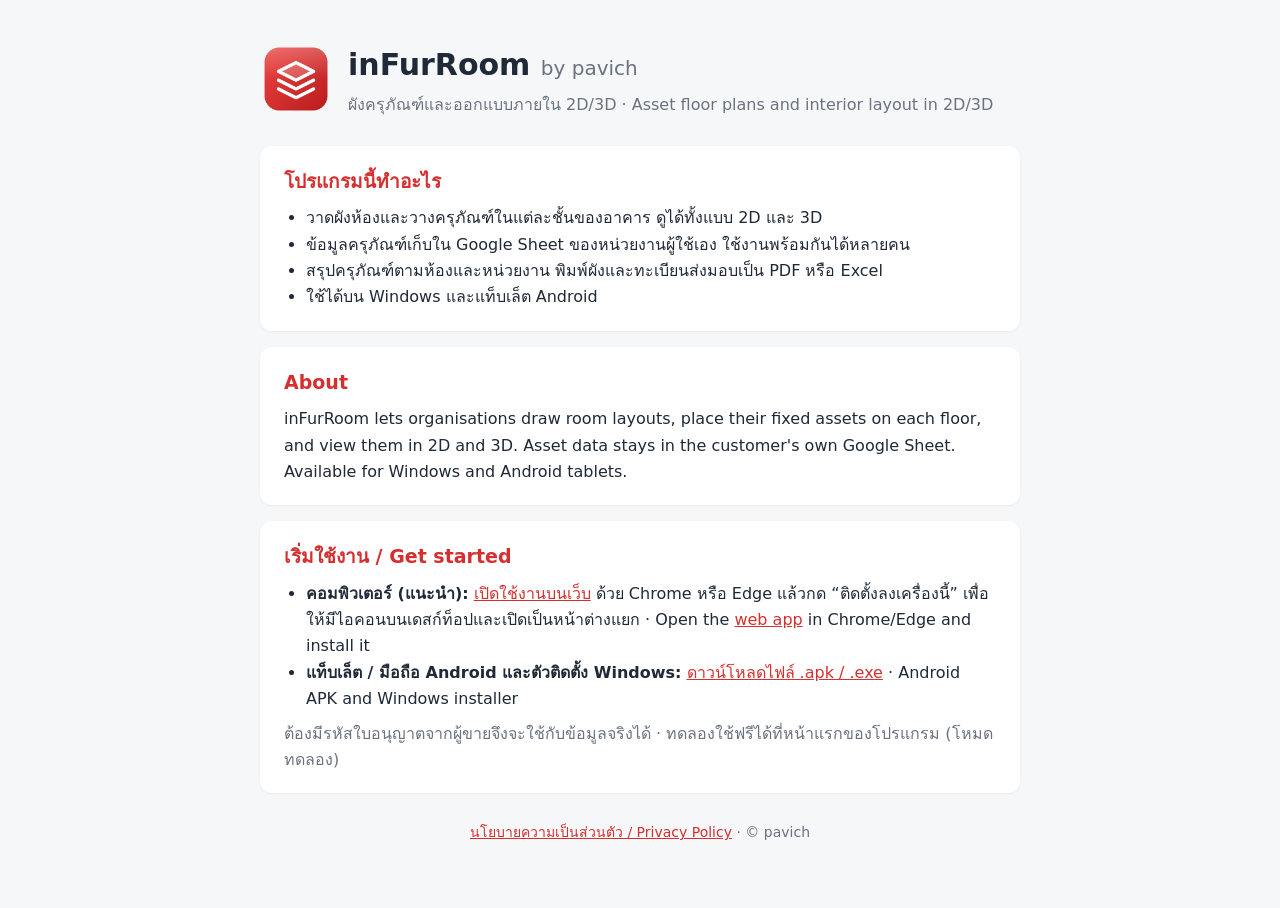
<file: index.html>
<!doctype html>
<html lang="th">
<head>
<meta charset="utf-8">
<meta name="viewport" content="width=device-width, initial-scale=1">
<title>inFurRoom by pavich</title>
<link rel="icon" href="icon.png">
<style>
  :root { --red:#D62F2F; --ink:#1f2937; --mute:#6b7280; --bg:#f6f7f9; }
  body { margin:0; font-family: "Sarabun", "Segoe UI", system-ui, sans-serif; color:var(--ink); background:var(--bg); line-height:1.65; }
  .wrap { max-width:760px; margin:0 auto; padding:40px 16px 64px; }
  header { display:flex; align-items:center; gap:16px; margin-bottom:28px; }
  header img { width:72px; height:72px; }
  h1 { margin:0; font-size:30px; } h1 span { color:var(--mute); font-weight:400; font-size:20px; }
  .tag { color:var(--mute); margin:2px 0 0; }
  section { background:#fff; border-radius:12px; padding:20px 24px; margin-bottom:16px; box-shadow:0 1px 3px rgba(0,0,0,.06); }
  h2 { margin:0 0 8px; font-size:19px; color:var(--red); }
  ul { margin:0; padding-left:22px; }
  a { color:var(--red); }
  footer { color:var(--mute); font-size:14px; text-align:center; margin-top:28px; }
</style>
</head>
<body>
<div class="wrap">
  <header>
    <img src="icon.png" alt="">
    <div>
      <h1>inFurRoom <span>by pavich</span></h1>
      <p class="tag">ผังครุภัณฑ์และออกแบบภายใน 2D/3D · Asset floor plans and interior layout in 2D/3D</p>
    </div>
  </header>

  <section>
    <h2>โปรแกรมนี้ทำอะไร</h2>
    <ul>
      <li>วาดผังห้องและวางครุภัณฑ์ในแต่ละชั้นของอาคาร ดูได้ทั้งแบบ 2D และ 3D</li>
      <li>ข้อมูลครุภัณฑ์เก็บใน Google Sheet ของหน่วยงานผู้ใช้เอง ใช้งานพร้อมกันได้หลายคน</li>
      <li>สรุปครุภัณฑ์ตามห้องและหน่วยงาน พิมพ์ผังและทะเบียนส่งมอบเป็น PDF หรือ Excel</li>
      <li>ใช้ได้บน Windows และแท็บเล็ต Android</li>
    </ul>
  </section>

  <section>
    <h2>About</h2>
    <p style="margin:0">inFurRoom lets organisations draw room layouts, place their fixed assets on each floor, and view them in 2D and 3D. Asset data stays in the customer's own Google Sheet. Available for Windows and Android tablets.</p>
  </section>

  <section>
    <h2>เริ่มใช้งาน / Get started</h2>
    <ul>
      <li><b>คอมพิวเตอร์ (แนะนำ):</b> <a href="app/">เปิดใช้งานบนเว็บ</a> ด้วย Chrome หรือ Edge แล้วกด “ติดตั้งลงเครื่องนี้” เพื่อให้มีไอคอนบนเดสก์ท็อปและเปิดเป็นหน้าต่างแยก · Open the <a href="app/">web app</a> in Chrome/Edge and install it</li>
      <li><b>แท็บเล็ต / มือถือ Android และตัวติดตั้ง Windows:</b> <a href="https://github.com/perigeeperil-byte/infurroom-releases/releases/latest">ดาวน์โหลดไฟล์ .apk / .exe</a> · Android APK and Windows installer</li>
    </ul>
    <p class="mute" style="margin:8px 0 0;color:#6b7280">ต้องมีรหัสใบอนุญาตจากผู้ขายจึงจะใช้กับข้อมูลจริงได้ · ทดลองใช้ฟรีได้ที่หน้าแรกของโปรแกรม (โหมดทดลอง)</p>
  </section>

  <footer>
    <a href="privacy.html">นโยบายความเป็นส่วนตัว / Privacy Policy</a> · © pavich
  </footer>
</div>
</body>
</html>
</file>
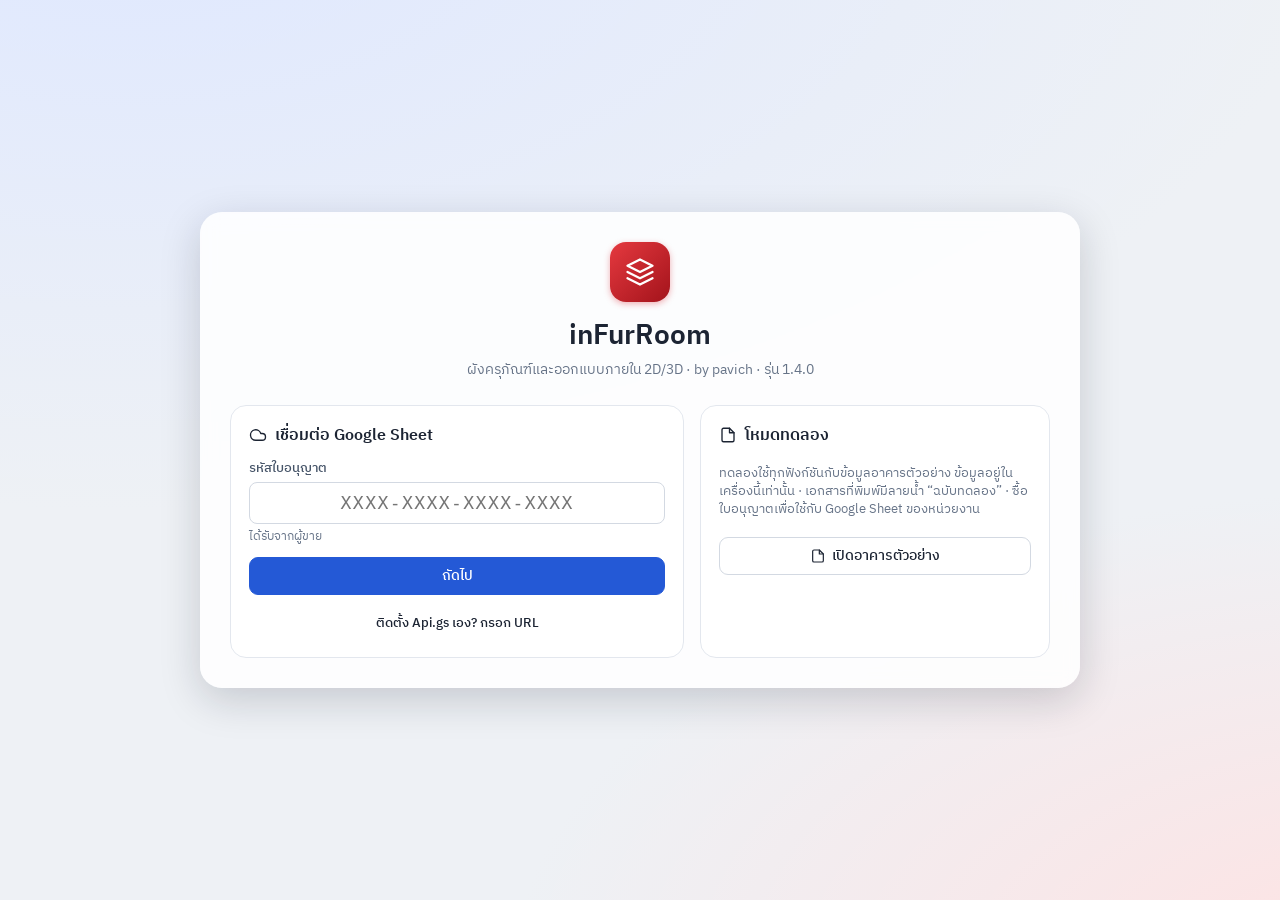
<file: app/index.html>
<!doctype html>
<html lang="th">
  <head>
    <meta charset="UTF-8" />
    <meta name="viewport" content="width=device-width, initial-scale=1, maximum-scale=1, user-scalable=no, viewport-fit=cover" />
    <meta name="theme-color" content="#1e293b" />
    <title>inFurRoom</title>
    <link rel="manifest" href="./manifest.webmanifest" />
    <link rel="icon" type="image/png" href="./icon-192.png" />
    <link rel="apple-touch-icon" href="./icon-192.png" />
    <script type="module" crossorigin src="./assets/index-Bbd0mLeL.js"></script>
    <link rel="stylesheet" crossorigin href="./assets/index-CjnFmepK.css">
  </head>
  <body>
    <div id="root"></div>
  </body>
</html>
</file>
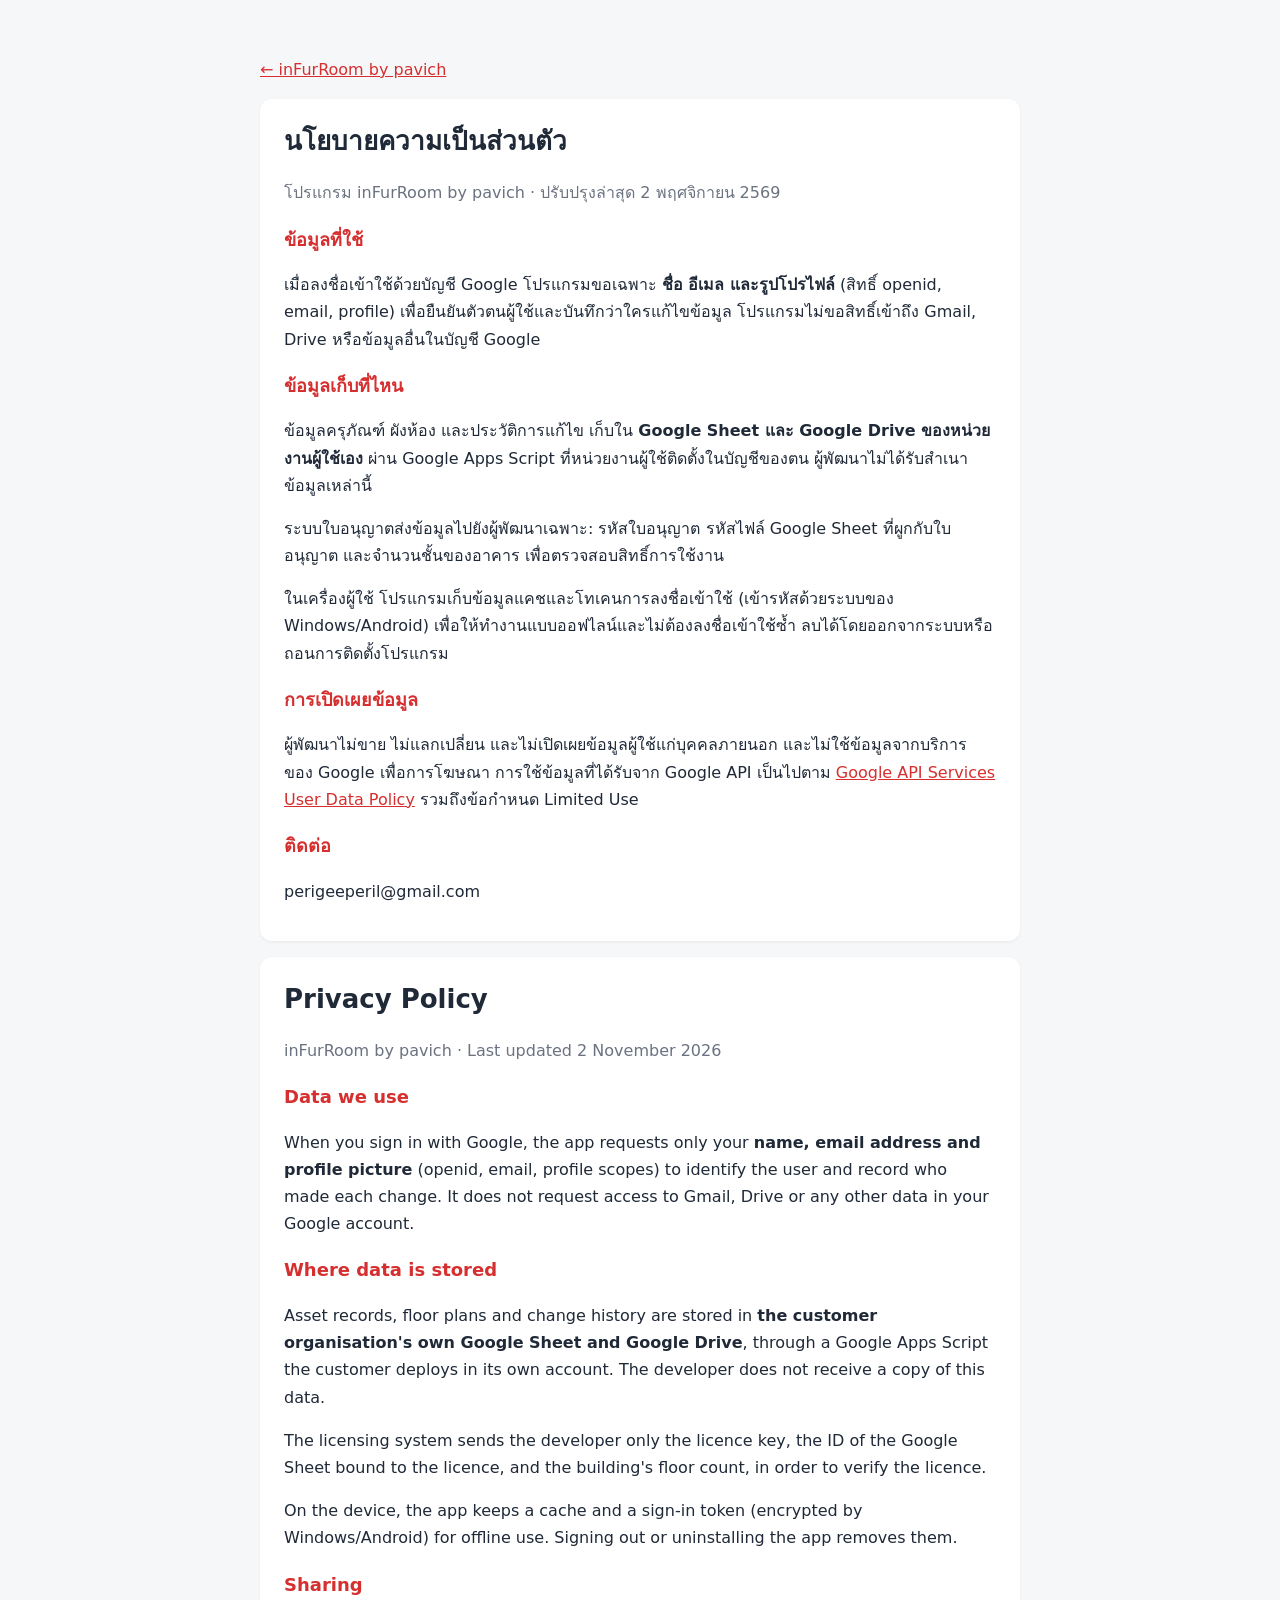
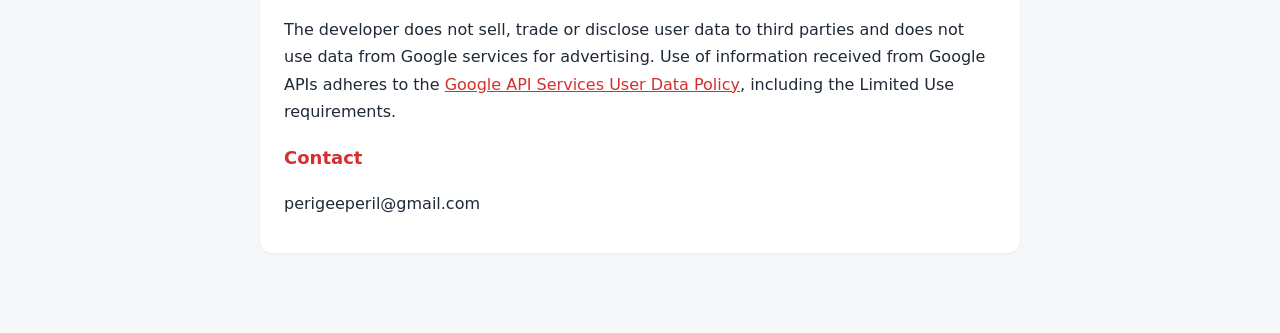
<file: privacy.html>
<!doctype html>
<html lang="th">
<head>
<meta charset="utf-8">
<meta name="viewport" content="width=device-width, initial-scale=1">
<title>Privacy Policy · inFurRoom</title>
<link rel="icon" href="icon.png">
<style>
  :root { --red:#D62F2F; --ink:#1f2937; --mute:#6b7280; --bg:#f6f7f9; }
  body { margin:0; font-family: "Sarabun", "Segoe UI", system-ui, sans-serif; color:var(--ink); background:var(--bg); line-height:1.7; }
  .wrap { max-width:760px; margin:0 auto; padding:40px 16px 64px; }
  section { background:#fff; border-radius:12px; padding:20px 24px; margin-bottom:16px; box-shadow:0 1px 3px rgba(0,0,0,.06); }
  h1 { font-size:26px; margin:0 0 4px; } h2 { font-size:18px; color:var(--red); margin:18px 0 6px; }
  .mute { color:var(--mute); } a { color:var(--red); }
</style>
</head>
<body>
<div class="wrap">
  <p><a href="./">← inFurRoom by pavich</a></p>

  <section>
    <h1>นโยบายความเป็นส่วนตัว</h1>
    <p class="mute">โปรแกรม inFurRoom by pavich · ปรับปรุงล่าสุด 2 พฤศจิกายน 2569</p>

    <h2>ข้อมูลที่ใช้</h2>
    <p>เมื่อลงชื่อเข้าใช้ด้วยบัญชี Google โปรแกรมขอเฉพาะ <b>ชื่อ อีเมล และรูปโปรไฟล์</b> (สิทธิ์ openid, email, profile) เพื่อยืนยันตัวตนผู้ใช้และบันทึกว่าใครแก้ไขข้อมูล โปรแกรมไม่ขอสิทธิ์เข้าถึง Gmail, Drive หรือข้อมูลอื่นในบัญชี Google</p>

    <h2>ข้อมูลเก็บที่ไหน</h2>
    <p>ข้อมูลครุภัณฑ์ ผังห้อง และประวัติการแก้ไข เก็บใน <b>Google Sheet และ Google Drive ของหน่วยงานผู้ใช้เอง</b> ผ่าน Google Apps Script ที่หน่วยงานผู้ใช้ติดตั้งในบัญชีของตน ผู้พัฒนาไม่ได้รับสำเนาข้อมูลเหล่านี้</p>
    <p>ระบบใบอนุญาตส่งข้อมูลไปยังผู้พัฒนาเฉพาะ: รหัสใบอนุญาต รหัสไฟล์ Google Sheet ที่ผูกกับใบอนุญาต และจำนวนชั้นของอาคาร เพื่อตรวจสอบสิทธิ์การใช้งาน</p>
    <p>ในเครื่องผู้ใช้ โปรแกรมเก็บข้อมูลแคชและโทเคนการลงชื่อเข้าใช้ (เข้ารหัสด้วยระบบของ Windows/Android) เพื่อให้ทำงานแบบออฟไลน์และไม่ต้องลงชื่อเข้าใช้ซ้ำ ลบได้โดยออกจากระบบหรือถอนการติดตั้งโปรแกรม</p>

    <h2>การเปิดเผยข้อมูล</h2>
    <p>ผู้พัฒนาไม่ขาย ไม่แลกเปลี่ยน และไม่เปิดเผยข้อมูลผู้ใช้แก่บุคคลภายนอก และไม่ใช้ข้อมูลจากบริการของ Google เพื่อการโฆษณา การใช้ข้อมูลที่ได้รับจาก Google API เป็นไปตาม <a href="https://developers.google.com/terms/api-services-user-data-policy">Google API Services User Data Policy</a> รวมถึงข้อกำหนด Limited Use</p>

    <h2>ติดต่อ</h2>
    <p>perigeeperil@gmail.com</p>
  </section>

  <section>
    <h1>Privacy Policy</h1>
    <p class="mute">inFurRoom by pavich · Last updated 2 November 2026</p>

    <h2>Data we use</h2>
    <p>When you sign in with Google, the app requests only your <b>name, email address and profile picture</b> (openid, email, profile scopes) to identify the user and record who made each change. It does not request access to Gmail, Drive or any other data in your Google account.</p>

    <h2>Where data is stored</h2>
    <p>Asset records, floor plans and change history are stored in <b>the customer organisation's own Google Sheet and Google Drive</b>, through a Google Apps Script the customer deploys in its own account. The developer does not receive a copy of this data.</p>
    <p>The licensing system sends the developer only the licence key, the ID of the Google Sheet bound to the licence, and the building's floor count, in order to verify the licence.</p>
    <p>On the device, the app keeps a cache and a sign-in token (encrypted by Windows/Android) for offline use. Signing out or uninstalling the app removes them.</p>

    <h2>Sharing</h2>
    <p>The developer does not sell, trade or disclose user data to third parties and does not use data from Google services for advertising. Use of information received from Google APIs adheres to the <a href="https://developers.google.com/terms/api-services-user-data-policy">Google API Services User Data Policy</a>, including the Limited Use requirements.</p>

    <h2>Contact</h2>
    <p>perigeeperil@gmail.com</p>
  </section>
</div>
</body>
</html>
</file>
<file: app/assets/index-CjnFmepK.css>
@font-face{font-family:IBM Plex Sans Thai;font-style:normal;font-display:swap;font-weight:400;src:url([data-uri]) format("woff2"),url([data-uri]) format("woff");unicode-range:U+0460-052F,U+1C80-1C8A,U+20B4,U+2DE0-2DFF,U+A640-A69F,U+FE2E-FE2F}@font-face{font-family:IBM Plex Sans Thai;font-style:normal;font-display:swap;font-weight:400;src:url(./ibm-plex-sans-thai-thai-400-normal-Bt1rR4gi.woff2) format("woff2"),url(./ibm-plex-sans-thai-thai-400-normal-DKc8V4lk.woff) format("woff");unicode-range:U+02D7,U+0303,U+0331,U+0E01-0E5B,U+200C-200D,U+25CC}@font-face{font-family:IBM Plex Sans Thai;font-style:normal;font-display:swap;font-weight:400;src:url(./ibm-plex-sans-thai-latin-ext-400-normal-DBkYO1u-.woff2) format("woff2"),url(./ibm-plex-sans-thai-latin-ext-400-normal-n-X-g5Z4.woff) format("woff");unicode-range:U+0100-02BA,U+02BD-02C5,U+02C7-02CC,U+02CE-02D7,U+02DD-02FF,U+0304,U+0308,U+0329,U+1D00-1DBF,U+1E00-1E9F,U+1EF2-1EFF,U+2020,U+20A0-20AB,U+20AD-20C0,U+2113,U+2C60-2C7F,U+A720-A7FF}@font-face{font-family:IBM Plex Sans Thai;font-style:normal;font-display:swap;font-weight:400;src:url(./ibm-plex-sans-thai-latin-400-normal-CwmoKdEh.woff2) format("woff2"),url(./ibm-plex-sans-thai-latin-400-normal-YXrLwNa7.woff) format("woff");unicode-range:U+0000-00FF,U+0131,U+0152-0153,U+02BB-02BC,U+02C6,U+02DA,U+02DC,U+0304,U+0308,U+0329,U+2000-206F,U+20AC,U+2122,U+2191,U+2193,U+2212,U+2215,U+FEFF,U+FFFD}@font-face{font-family:IBM Plex Sans Thai;font-style:normal;font-display:swap;font-weight:500;src:url([data-uri]) format("woff2"),url([data-uri]) format("woff");unicode-range:U+0460-052F,U+1C80-1C8A,U+20B4,U+2DE0-2DFF,U+A640-A69F,U+FE2E-FE2F}@font-face{font-family:IBM Plex Sans Thai;font-style:normal;font-display:swap;font-weight:500;src:url(./ibm-plex-sans-thai-thai-500-normal-BrMc1XKn.woff2) format("woff2"),url(./ibm-plex-sans-thai-thai-500-normal-BoHUoq0p.woff) format("woff");unicode-range:U+02D7,U+0303,U+0331,U+0E01-0E5B,U+200C-200D,U+25CC}@font-face{font-family:IBM Plex Sans Thai;font-style:normal;font-display:swap;font-weight:500;src:url(./ibm-plex-sans-thai-latin-ext-500-normal-n470B0cW.woff2) format("woff2"),url(./ibm-plex-sans-thai-latin-ext-500-normal-DcylQI4B.woff) format("woff");unicode-range:U+0100-02BA,U+02BD-02C5,U+02C7-02CC,U+02CE-02D7,U+02DD-02FF,U+0304,U+0308,U+0329,U+1D00-1DBF,U+1E00-1E9F,U+1EF2-1EFF,U+2020,U+20A0-20AB,U+20AD-20C0,U+2113,U+2C60-2C7F,U+A720-A7FF}@font-face{font-family:IBM Plex Sans Thai;font-style:normal;font-display:swap;font-weight:500;src:url(./ibm-plex-sans-thai-latin-500-normal-DQcnnbdd.woff2) format("woff2"),url(./ibm-plex-sans-thai-latin-500-normal-h5t7erDE.woff) format("woff");unicode-range:U+0000-00FF,U+0131,U+0152-0153,U+02BB-02BC,U+02C6,U+02DA,U+02DC,U+0304,U+0308,U+0329,U+2000-206F,U+20AC,U+2122,U+2191,U+2193,U+2212,U+2215,U+FEFF,U+FFFD}@font-face{font-family:IBM Plex Sans Thai;font-style:normal;font-display:swap;font-weight:600;src:url([data-uri]) format("woff2"),url([data-uri]) format("woff");unicode-range:U+0460-052F,U+1C80-1C8A,U+20B4,U+2DE0-2DFF,U+A640-A69F,U+FE2E-FE2F}@font-face{font-family:IBM Plex Sans Thai;font-style:normal;font-display:swap;font-weight:600;src:url(./ibm-plex-sans-thai-thai-600-normal-DvfsyWAn.woff2) format("woff2"),url(./ibm-plex-sans-thai-thai-600-normal-BOwfviun.woff) format("woff");unicode-range:U+02D7,U+0303,U+0331,U+0E01-0E5B,U+200C-200D,U+25CC}@font-face{font-family:IBM Plex Sans Thai;font-style:normal;font-display:swap;font-weight:600;src:url(./ibm-plex-sans-thai-latin-ext-600-normal-BXI6PlF4.woff2) format("woff2"),url(./ibm-plex-sans-thai-latin-ext-600-normal-iH120vlL.woff) format("woff");unicode-range:U+0100-02BA,U+02BD-02C5,U+02C7-02CC,U+02CE-02D7,U+02DD-02FF,U+0304,U+0308,U+0329,U+1D00-1DBF,U+1E00-1E9F,U+1EF2-1EFF,U+2020,U+20A0-20AB,U+20AD-20C0,U+2113,U+2C60-2C7F,U+A720-A7FF}@font-face{font-family:IBM Plex Sans Thai;font-style:normal;font-display:swap;font-weight:600;src:url(./ibm-plex-sans-thai-latin-600-normal-BR-dhaTH.woff2) format("woff2"),url(./ibm-plex-sans-thai-latin-600-normal-P_JjY83V.woff) format("woff");unicode-range:U+0000-00FF,U+0131,U+0152-0153,U+02BB-02BC,U+02C6,U+02DA,U+02DC,U+0304,U+0308,U+0329,U+2000-206F,U+20AC,U+2122,U+2191,U+2193,U+2212,U+2215,U+FEFF,U+FFFD}:root{--bg: #eef1f5;--panel: #ffffff;--panel-2: #f7f8fa;--line: #e3e7ee;--line-2: #d3d9e2;--text: #1c2433;--muted: #677488;--accent: #2459d6;--accent-soft: #e8efff;--brand: #d3202a;--ok: #138a52;--ok-soft: #e3f6ec;--warn: #c26a00;--warn-soft: #fff2df;--err: #c62f2f;--err-soft: #fdeaea;--canvas: #e9ecf1;--grid: rgba(60, 80, 110, .07);--grid-2: rgba(60, 80, 110, .15);--shadow: 0 1px 2px rgba(16, 24, 40, .06), 0 4px 14px rgba(16, 24, 40, .07);--shadow-lg: 0 12px 40px rgba(16, 24, 40, .18);--r: 10px;--top: 56px;font-family:IBM Plex Sans Thai,system-ui,sans-serif;color:var(--text);background:var(--bg);-webkit-tap-highlight-color:transparent}*{box-sizing:border-box}html,body,#root{height:100%;margin:0;overflow:hidden}body{background:var(--bg);font-size:14px;line-height:1.45}button,input,select,textarea{font:inherit;color:inherit}input,select,textarea{border:1px solid var(--line-2);border-radius:8px;background:#fff;padding:7px 10px;min-height:36px;width:100%;outline:none;transition:border-color .15s,box-shadow .15s}textarea{resize:vertical}input:focus,select:focus,textarea:focus{border-color:var(--accent);box-shadow:0 0 0 3px var(--accent-soft)}input:disabled,select:disabled,textarea:disabled{background:var(--panel-2);color:var(--muted)}.mono{font-family:ui-monospace,Cascadia Mono,Consolas,monospace;letter-spacing:.01em}.small{font-size:12px}.hint{color:var(--muted);font-size:12.5px;margin:6px 0}.hint.lock{display:flex;gap:6px;align-items:center;background:var(--panel-2);border-radius:8px;padding:7px 10px}.err-text{color:var(--err);font-size:13px}.center{text-align:center}.ic{flex:none;display:block}.btn{display:inline-flex;align-items:center;justify-content:center;gap:6px;border:1px solid var(--line-2);background:#fff;border-radius:9px;padding:7px 14px;min-height:38px;cursor:pointer;font-weight:500;white-space:nowrap;transition:background .15s,border-color .15s,transform .05s}.btn:hover:not(:disabled){background:var(--panel-2)}.btn:active:not(:disabled){transform:translateY(1px)}.btn:disabled{opacity:.45;cursor:default}.btn.sm{min-height:32px;padding:4px 10px;font-size:13px}.btn.block{width:100%;white-space:normal;text-align:center}.btn.primary{background:var(--accent);border-color:var(--accent);color:#fff}.btn.primary:hover:not(:disabled){background:#1b4bbd}.btn.ghost{border-color:transparent;background:transparent}.btn.danger{color:var(--err);border-color:#f1c4c4}.btn.danger:hover:not(:disabled){background:var(--err-soft)}.btn-group{display:flex;gap:6px;flex-wrap:wrap}.icon-btn{display:inline-grid;place-items:center;width:38px;height:38px;border-radius:9px;border:1px solid transparent;background:transparent;cursor:pointer;color:var(--text)}.icon-btn:hover:not(:disabled){background:var(--panel-2)}.icon-btn:disabled{opacity:.35;cursor:default}.icon-btn.on{background:var(--accent-soft);color:var(--accent)}.icon-btn.sm{width:28px;height:28px}.seg{display:inline-flex;background:var(--panel-2);border:1px solid var(--line);border-radius:10px;padding:3px;gap:2px;flex:none}.seg button{border:0;background:transparent;padding:5px 12px;border-radius:7px;cursor:pointer;font-weight:500;color:var(--muted);white-space:nowrap;min-height:30px}.seg button.on{background:#fff;color:var(--text);box-shadow:0 1px 3px #0000001a}.seg button:disabled{opacity:.45;cursor:not-allowed}.chip{display:inline-flex;align-items:center;font-size:12px;padding:1px 8px;border-radius:99px;background:var(--panel-2);border:1px solid var(--line);color:var(--muted)}.chip.ok{background:var(--ok-soft);color:var(--ok);border-color:transparent}.chip.warn{background:var(--warn-soft);color:var(--warn);border-color:transparent}.app{display:flex;flex-direction:column;height:100%}.app{--sa-t: max(var(--safe-area-inset-top, 0px), env(safe-area-inset-top, 0px));--sa-b: max(var(--safe-area-inset-bottom, 0px), env(safe-area-inset-bottom, 0px));padding:var(--sa-t) max(var(--safe-area-inset-right, 0px),env(safe-area-inset-right,0px)) var(--sa-b) max(var(--safe-area-inset-left, 0px),env(safe-area-inset-left,0px))}.topbar{height:var(--top);flex:none;display:flex;align-items:center;gap:10px;padding:0 10px;background:var(--panel);border-bottom:1px solid var(--line);overflow-x:auto;overflow-y:hidden;scrollbar-width:none;position:relative;z-index:20}.topbar::-webkit-scrollbar{display:none}.brand{display:flex;align-items:center;gap:9px;flex:none;margin-right:4px}.brand b{display:block;font-size:15px;line-height:1.1}.brand small{color:var(--muted);font-size:11px}.logo{width:32px;height:32px;border-radius:9px;display:grid;place-items:center;color:#fff;background:linear-gradient(135deg,#e5393f,#a3131b);box-shadow:0 2px 6px #d3202a59}.logo.big{width:60px;height:60px;border-radius:16px}.tools{display:flex;align-items:center;gap:4px;flex:none}.tools .sep{width:1px;height:26px;background:var(--line);margin:0 4px}.tbtn{display:inline-flex;align-items:center;gap:5px;height:38px;padding:0 10px;border:1px solid transparent;border-radius:9px;background:transparent;cursor:pointer;font-weight:500;color:var(--text);white-space:nowrap}.tbtn:hover{background:var(--panel-2)}.tbtn.on{background:var(--accent-soft);color:var(--accent)}.tbtn.warn{background:var(--warn-soft);color:var(--warn)}.spacer{flex:1;min-width:6px}.pill{display:inline-flex;align-items:center;gap:6px;height:32px;padding:0 12px;border-radius:99px;border:1px solid var(--line);background:var(--panel-2);font-size:12.5px;font-weight:500;white-space:nowrap;cursor:pointer;flex:none}.pill.ok{color:var(--ok);background:var(--ok-soft);border-color:transparent}.pill.busy{color:var(--accent);background:var(--accent-soft);border-color:transparent}.pill.off{color:var(--muted)}.pill.err{color:var(--err);background:var(--err-soft);border-color:transparent}.pill.demo{color:var(--warn);background:var(--warn-soft);border-color:transparent;cursor:default}.pill.busy .ic{animation:spin 1.2s linear infinite}.menu-wrap{position:relative;flex:none}.avatar{width:36px;height:36px;border-radius:50%;border:0;background:#334155;color:#fff;font-weight:600;cursor:pointer}.menu{position:fixed;right:10px;top:calc(var(--top) - 4px);width:270px;background:#fff;border:1px solid var(--line);border-radius:12px;box-shadow:var(--shadow-lg);padding:6px;z-index:50}.menu .me{padding:10px;border-bottom:1px solid var(--line);margin-bottom:4px;display:grid;gap:2px}.menu .me small{color:var(--muted);word-break:break-all}.menu .me .chip{justify-self:start;margin-top:4px}.menu>button{display:flex;width:100%;gap:10px;align-items:center;border:0;background:transparent;text-align:left;padding:9px 10px;border-radius:8px;cursor:pointer}.menu>button:hover{background:var(--panel-2)}.menu>button.danger{color:var(--err)}.main{flex:1;display:grid;grid-template-columns:0 1fr 340px;min-height:0;position:relative}.main.with-sb{grid-template-columns:300px 1fr 340px}.main:not(.with-sb)>.plan-wrap{grid-column:2}.sidebar{background:var(--panel);border-right:1px solid var(--line);display:flex;flex-direction:column;min-height:0;overflow:hidden}.sb-head{padding:10px;border-bottom:1px solid var(--line);display:grid;gap:8px}.search{display:flex;align-items:center;gap:6px;border:1px solid var(--line-2);border-radius:9px;padding:0 6px 0 10px;background:#fff}.search:focus-within{border-color:var(--accent);box-shadow:0 0 0 3px var(--accent-soft)}.search input{border:0;box-shadow:none!important;padding:7px 0}.sb-row{display:flex;gap:6px;align-items:center}.chip-btn{display:inline-flex;gap:4px;align-items:center;border:1px solid var(--line);background:#fff;border-radius:99px;padding:3px 10px;font-size:12.5px;cursor:pointer}.chip-btn.on{background:var(--accent-soft);color:var(--accent);border-color:transparent}.sb-count{margin-left:auto;color:var(--muted);font-size:12px}.sb-filters{display:grid;gap:6px}.sb-list{overflow-y:auto;flex:1;padding:6px 0 20px;overscroll-behavior:contain}.sb-room-row{display:flex;align-items:center;padding:2px 10px 2px 4px;gap:2px}.sb-room-row.sel{background:var(--accent-soft)}.tw{width:26px;height:30px;display:grid;place-items:center;border:0;background:transparent;cursor:pointer;color:var(--muted);flex:none}.sb-room-name{flex:1;display:flex;align-items:center;gap:8px;border:0;background:transparent;text-align:left;padding:6px 4px;cursor:pointer;min-width:0}.sb-room-name b{font-weight:600;overflow:hidden;text-overflow:ellipsis;white-space:nowrap}.sb-room-name small{color:var(--muted);font-size:11px;white-space:nowrap}.swatch{width:12px;height:12px;border-radius:3px;border:2px solid #64748b;flex:none}.cnt{font-size:11.5px;color:var(--muted);background:var(--panel-2);border-radius:99px;padding:0 8px}.sb-item{display:flex;align-items:center;padding-right:8px}.sb-item.sel{background:var(--accent-soft)}.sb-item:hover:not(.sel){background:var(--panel-2)}.sb-item-btn{flex:1;min-width:0;display:flex;align-items:center;gap:8px;border:0;background:transparent;padding:4px 2px;cursor:pointer;text-align:left}.ico{width:28px;height:28px;border-radius:7px;display:grid;place-items:center;font-size:15px;flex:none;box-shadow:inset 0 0 0 1px #00000014}.ico img{width:22px;height:22px;object-fit:contain}.txt{min-width:0;display:grid}.txt b{font-weight:500;font-size:13px;overflow:hidden;text-overflow:ellipsis;white-space:nowrap}.txt small{color:var(--muted);font-size:11.5px;overflow:hidden;text-overflow:ellipsis;white-space:nowrap}.box-tag{margin-left:auto;display:inline-flex;gap:2px;align-items:center;font-size:11px;color:var(--muted)}.sb-empty{color:var(--muted);text-align:center;padding:30px 16px}.sb-removed{margin:6px 0 12px;justify-content:center;color:var(--accent)}.sb-warn{color:#b45309;white-space:normal;text-align:center}.assign-bar{display:flex;flex-wrap:wrap;gap:8px;align-items:center;justify-content:flex-end;margin-top:10px;padding-top:10px;border-top:1px solid var(--line)}.assign-bar .hint{margin:0 auto 0 0}.assign-bar select{width:auto;max-width:260px}.tbl.sum tbody tr.on td{background:#eef3ff}.tbl input[type=checkbox]{width:18px;height:18px;min-height:0;padding:0;margin:0;cursor:pointer}.plan-wrap{position:relative;min-width:0;min-height:0;background:var(--canvas);overflow:hidden}.plan{width:100%;height:100%;display:block;touch-action:none;user-select:none;-webkit-user-select:none;cursor:grab}.plan:active{cursor:grabbing}.drawing .plan{cursor:crosshair}.grid-minor{stroke:var(--grid);fill:none}.grid-major{stroke:var(--grid-2);fill:none}.room-floor{cursor:pointer}.room.editable .room-floor{cursor:move}.room-wall{fill:none;stroke-linejoin:miter;pointer-events:none}.room.ph .room-wall{opacity:.55}.room-sel{fill:none;stroke:var(--accent);pointer-events:none}.room .win line{stroke:#3b82f6}.room .win line:first-child{stroke-width:17}.room .door line:nth-child(2){stroke:#334155}.room .door path{fill:none;stroke:#64748b}.room-label{pointer-events:none;fill:#334155;paint-order:stroke;stroke:#ffffffd9;stroke-width:3px;stroke-linejoin:round}.room-label .rn{font-weight:600}.room-label .rc,.room-label .ra{fill:var(--muted)}.dims text{fill:#3b4b63;text-anchor:middle;dominant-baseline:central;pointer-events:none;paint-order:stroke;stroke:var(--canvas);stroke-width:3px;font-weight:500}.item{cursor:pointer}.unlocked .item{cursor:move}.item rect{stroke:#0f172a73}.item.auto rect{stroke-dasharray:none}.item.bare rect{stroke:transparent}.item.bare:hover rect{stroke:#0f172a40;stroke-dasharray:3 2}.item.dim{opacity:.18}.item .front{stroke:#0f172a59}.item .emo{text-anchor:middle;dominant-baseline:central;pointer-events:none}.item image{pointer-events:none}.item .badge circle{fill:var(--accent);stroke:#fff}.item .badge text{fill:#fff;text-anchor:middle;font-weight:600}.labels text{text-anchor:middle;fill:#334155;pointer-events:none;paint-order:stroke;stroke:#ffffffe6;stroke-width:2.5px;stroke-linejoin:round}.labels .lk{font-weight:600;fill:#1e293b}.sel-item rect{fill:none;stroke:var(--accent);pointer-events:none}.sel-item line{stroke:var(--accent)}.rot-h{fill:#fff;stroke:var(--accent);cursor:grab}.orig{fill:none;stroke:#f97316;pointer-events:none}.ghost-tip{text-anchor:middle;fill:var(--accent);font-weight:600;paint-order:stroke;stroke:#fff;stroke-width:3px;pointer-events:none}.vert-h{fill:#fff;stroke:var(--accent);cursor:move}.mid-h circle{fill:var(--accent);stroke:#fff;cursor:copy}.mid-h path{stroke:#fff;pointer-events:none}.draw polyline{fill:#2459d612;stroke:#475569bf;stroke-linejoin:miter}.draw circle{fill:#fff;stroke:var(--accent)}.draw circle.first{fill:var(--accent-soft)}.draw circle.cur{fill:var(--accent);stroke:none}.draw text{text-anchor:middle;fill:var(--accent);font-weight:600;paint-order:stroke;stroke:#fff;stroke-width:3px}.plan-empty{position:absolute;top:0;right:0;bottom:0;left:0;display:grid;place-content:center;justify-items:center;gap:4px;color:var(--muted);pointer-events:none;text-align:center}.plan-empty p{margin:6px 0 0;font-weight:600;font-size:16px}.zoom-ctl{position:absolute;right:14px;bottom:14px;display:grid;background:#fff;border-radius:12px;box-shadow:var(--shadow);overflow:hidden}.zoom-ctl button{width:42px;height:42px;display:grid;place-items:center;border:0;background:transparent;cursor:pointer}.zoom-ctl button+button{border-top:1px solid var(--line)}.zoom-ctl button:hover{background:var(--panel-2)}.scale-bar{position:absolute;left:14px;bottom:14px;display:flex;align-items:center;gap:8px;font-size:12px;color:#334155;background:#ffffffd9;padding:4px 10px;border-radius:8px;pointer-events:none}.scale-bar i{display:block;height:6px;border:2px solid #334155;border-top:0}.draw-bar,.confirm-bar{position:absolute;left:50%;top:12px;transform:translate(-50%);display:flex;align-items:center;gap:8px;background:#fff;border-radius:12px;box-shadow:var(--shadow-lg);padding:8px 10px 8px 14px;max-width:calc(100% - 24px);flex-wrap:wrap;z-index:5}.confirm-bar{border:2px solid #f97316}.kind-grid{display:grid;grid-template-columns:repeat(auto-fill,minmax(200px,1fr));gap:6px}.kind-card{display:flex;align-items:center;gap:8px;border:1px solid var(--line);border-radius:10px;padding:6px 6px 6px 8px}.kind-card .txt{flex:1}.nowrap{white-space:nowrap}.swatches{display:flex;flex-wrap:wrap;gap:6px;align-items:center}.sw{width:26px;height:26px;border-radius:7px;border:2px solid #fff;box-shadow:0 0 0 1px var(--line-2);cursor:pointer;padding:0}.sw.on{box-shadow:0 0 0 2px var(--accent)}.sw-pick{width:34px;height:28px;padding:0 2px;min-height:0;border-radius:7px;cursor:pointer}.view3d{position:relative;min-width:0;min-height:0;background:#e7ebf0;overflow:hidden;touch-action:none}.view3d.loading{display:grid;place-content:center;justify-items:center;gap:10px;color:var(--muted)}.v3-tools{position:absolute;left:12px;top:12px;display:flex;gap:6px;flex-wrap:wrap;align-items:center;background:#ffffffeb;padding:5px;border-radius:12px;box-shadow:var(--shadow);max-width:calc(100% - 24px)}.v3-tools .sep{width:1px;height:24px;background:var(--line)}.v3-tools .tbtn:disabled{opacity:.5}.v3-hint{position:absolute;left:12px;bottom:12px;font-size:12px;color:#475569;background:#fffc;padding:4px 10px;border-radius:8px;pointer-events:none}.v3-label-wrap{pointer-events:none}.v3-label{background:#ffffffe6;border:1px solid var(--line-2);padding:2px 9px;border-radius:99px;font-size:12px;font-weight:600;white-space:nowrap;color:#1e293b;box-shadow:0 1px 4px #0000001a}.v3-live{background:#1e293b;color:#fff;padding:3px 10px;border-radius:8px;font-size:13px;font-weight:600;white-space:nowrap;box-shadow:0 2px 8px #00000040}.v3-live.bad{background:#e5484d}.v3-label.sel{background:var(--accent);color:#fff;border-color:var(--accent)}.main:not(.with-sb)>.view3d{grid-column:2}@media (max-width: 980px){.main>.view3d{grid-column:1;grid-row:1}.v3-tools .tbtn span,.v3-hint{display:none}}.inspector{background:var(--panel);border-left:1px solid var(--line);overflow-y:auto;min-height:0;overscroll-behavior:contain}.insp{padding:0 0 30px}.insp-empty{padding:30px;color:var(--muted);text-align:center}.insp-head{display:flex;gap:12px;padding:14px;border-bottom:1px solid var(--line);align-items:flex-start;position:sticky;top:0;background:var(--panel);z-index:2}.glyph{width:52px;height:52px;border-radius:12px;display:grid;place-items:center;font-size:26px;flex:none;box-shadow:inset 0 0 0 1px #00000014;color:#475569}.glyph img{width:40px;height:40px;object-fit:contain}.glyph.room{border:3px solid #64748b}.ttl{flex:1;min-width:0}.ttl .mono{color:var(--muted);font-size:12px}.ttl h3{margin:1px 0 6px;font-size:16px;line-height:1.3}.chips{display:flex;gap:4px;flex-wrap:wrap}.insp section{padding:12px 14px;border-bottom:1px solid var(--line);display:grid;grid-template-columns:minmax(0,1fr);gap:8px}.insp h4,h4.sub{margin:0;font-size:12px;text-transform:uppercase;letter-spacing:.04em;color:var(--muted);font-weight:600}h4.sub{margin:14px 0 6px}.row-field{display:grid;grid-template-columns:110px 1fr;align-items:center;gap:8px;font-size:13px}.row-field>span{color:#475569}.row-field>span small{color:var(--muted);display:block;font-size:11px}.grid2{display:grid;grid-template-columns:minmax(0,1fr) minmax(0,1fr);gap:8px}.grid2 .row-field{grid-template-columns:1fr;gap:3px}.grid3{display:grid;grid-template-columns:repeat(3,minmax(0,1fr));gap:6px}.len{display:flex;align-items:center;border:1px solid var(--line-2);border-radius:8px;background:#fff;overflow:hidden}.len:focus-within{border-color:var(--accent);box-shadow:0 0 0 3px var(--accent-soft)}.len input{border:0;box-shadow:none!important;min-width:0;text-align:right;padding-right:4px}.len em{font-style:normal;color:var(--muted);padding:0 8px 0 2px;font-size:12px;white-space:nowrap}.len.dis{background:var(--panel-2)}.len input{touch-action:pan-y;cursor:ew-resize;width:0;flex:1 1 auto}.grid3>*,.grid2>*{min-width:0}.len input:focus{cursor:text}.len{container-type:inline-size}.len-steps{flex:none;display:flex;flex-direction:column;align-self:stretch;border-left:1px solid var(--line-2)}.len-step{flex:1;width:26px;min-height:17px;border:0;background:var(--panel-2, #f3f5f8);color:var(--ink, #1e293b);font-size:15px;line-height:1;cursor:pointer;touch-action:none;user-select:none;-webkit-user-select:none;padding:0}.len-step+.len-step{border-top:1px solid var(--line-2)}@container (max-width: 120px){.len em{display:none}.len input{padding-left:4px}}.len-step:hover:not(:disabled){background:var(--accent-soft);color:var(--accent)}.len-step:active:not(:disabled){background:var(--accent);color:#fff}.len-step:disabled{opacity:.4;cursor:default}.inbox{display:flex;align-items:center;gap:8px;background:var(--accent-soft);color:#1e3a8a;border-radius:9px;padding:8px 10px;font-size:13px;flex-wrap:wrap}.inbox span{flex:1}.kid-list{display:grid;gap:4px}.kid{display:flex;align-items:center;gap:8px;text-align:left;border:1px solid var(--line);background:#fff;border-radius:8px;padding:6px 8px;cursor:pointer}.kid b{font-weight:500;flex:1;overflow:hidden;text-overflow:ellipsis;white-space:nowrap}.kid small{color:var(--muted)}.save-row{display:flex;gap:6px;position:sticky;bottom:0;background:var(--panel);padding-top:6px}.opening{border:1px solid var(--line);border-radius:10px;padding:8px;display:grid;gap:6px}.op-head{display:flex;align-items:center;gap:6px}.op-head select{flex:1;min-height:30px;padding:3px 8px}.inline{display:flex;gap:6px}.floor-panel{padding:16px}.floor-panel h3{margin:0 0 12px}.stats{display:grid;grid-template-columns:repeat(3,1fr);gap:8px}.stats div{background:var(--panel-2);border-radius:10px;padding:10px;display:grid;text-align:center}.stats b{font-size:22px}.stats span{color:var(--muted);font-size:12px}.tips{color:#475569;padding-left:18px;margin:16px 0 0;display:grid;gap:8px;font-size:13px}.tips .ic{display:inline;vertical-align:-2px}.toggle{display:flex;align-items:center;gap:10px;cursor:pointer;font-size:13px}.toggle input{display:none}.toggle i{width:38px;height:22px;border-radius:99px;background:var(--line-2);position:relative;flex:none;transition:background .15s}.toggle i:after{content:"";position:absolute;width:18px;height:18px;border-radius:50%;background:#fff;top:2px;left:2px;box-shadow:0 1px 2px #0003;transition:left .15s}.toggle input:checked+i{background:var(--accent)}.toggle input:checked+i:after{left:18px}.toggle.dis{opacity:.5;cursor:default}.modal-bg{position:fixed;top:0;right:0;bottom:0;left:0;background:#0f172a66;display:grid;place-items:center;z-index:100;padding:16px;animation:fade .15s}.modal{background:#fff;border-radius:16px;width:min(460px,100%);max-height:calc(100vh - 32px);display:flex;flex-direction:column;box-shadow:var(--shadow-lg);animation:pop .18s}.modal.wide{width:min(720px,100%)}.modal header{display:flex;align-items:center;justify-content:space-between;padding:14px 14px 6px 20px}.modal h2{margin:0;font-size:18px}.modal-body{padding:6px 20px 16px;overflow-y:auto;display:grid;gap:12px}.modal footer{display:flex;justify-content:flex-end;gap:8px;padding:12px 20px;border-top:1px solid var(--line)}.field{display:grid;gap:4px;font-size:13px}.field>span{font-weight:500;color:#475569}.field small{color:var(--muted);font-size:12px}.kv{display:grid;grid-template-columns:100px 1fr;gap:6px 10px;margin:0;font-size:13px}.kv dt{color:var(--muted)}.kv dd{margin:0;word-break:break-all}.tbl{width:100%;border-collapse:collapse;font-size:13px}.tbl th,.tbl td{text-align:left;padding:6px;border-bottom:1px solid var(--line)}.tbl th{color:var(--muted);font-weight:500}.tbl select{min-height:30px;padding:2px 6px}.add-user{display:grid;grid-template-columns:2fr 1.3fr 1fr auto;gap:6px}.seg.tabs{width:100%}.seg.tabs button{flex:1;display:inline-flex;align-items:center;justify-content:center;gap:6px;min-height:36px}.choice-row{display:grid;grid-template-columns:repeat(3,1fr);gap:8px}.opt{display:grid;gap:2px;text-align:left;border:1.5px solid var(--line-2);background:#fff;border-radius:10px;padding:10px 12px;cursor:pointer}.opt small{color:var(--muted);font-size:12px}.opt.on{border-color:var(--accent);background:var(--accent-soft)}.sign-grid{display:grid;grid-template-columns:70px 1.3fr 1fr;gap:6px;align-items:center;font-size:13px}.sign-grid span{color:#475569;font-weight:500}.modal-actions{display:flex;justify-content:flex-end;gap:8px}.conflict{display:flex;gap:10px;align-items:center;justify-content:space-between;border:1px solid var(--line);border-radius:10px;padding:10px 12px;flex-wrap:wrap}.conflict small{display:block;color:var(--muted)}.auth-banner{display:flex;align-items:center;gap:10px;padding:6px 14px;background:var(--warn-soft);color:#7a4300;font-size:13px;flex-wrap:wrap;border-bottom:1px solid #f4d8ad}.toast{position:fixed;left:50%;bottom:22px;transform:translate(-50%);display:flex;align-items:center;gap:10px;background:#1f2937;color:#fff;border-radius:12px;padding:10px 10px 10px 14px;box-shadow:var(--shadow-lg);z-index:120;max-width:calc(100vw - 24px);animation:up .2s}.toast.err{background:#8f1d1d}.toast button{border:0;background:#ffffff24;color:#fff;border-radius:8px;padding:4px 10px;cursor:pointer;font-weight:500}.toast button.x{background:transparent;padding:4px}.welcome{height:100%;overflow-y:auto;display:grid;place-items:center;padding:20px;background:radial-gradient(1200px 600px at 10% -10%,#dfe8ff,transparent),radial-gradient(900px 500px at 110% 110%,#ffe1e1,transparent),var(--bg)}.welcome-card{width:min(880px,100%);background:#ffffffd9;-webkit-backdrop-filter:blur(8px);backdrop-filter:blur(8px);border-radius:22px;box-shadow:var(--shadow-lg);padding:30px}.hero{text-align:center;display:grid;justify-items:center;gap:4px;margin-bottom:24px}.hero h1{margin:10px 0 0;font-size:28px}.hero p{margin:0;color:var(--muted)}.choices{display:grid;grid-template-columns:1.3fr 1fr;gap:16px}.choice{background:#fff;border:1px solid var(--line);border-radius:16px;padding:18px;display:grid;gap:12px;align-content:start}.choice h2{margin:0;font-size:16px;display:flex;gap:8px;align-items:center}.signin{display:grid;gap:10px;justify-items:center;text-align:center;padding:8px 0}.signin p{margin:0}.gbtn{min-height:44px}.splash{height:100%;display:grid;place-items:center}.crash{background:#fff;border-radius:16px;box-shadow:var(--shadow-lg);padding:24px;max-width:480px;display:grid;gap:8px}.crash h2,.crash p{margin:0}.crash pre{background:var(--panel-2);padding:8px;border-radius:8px;white-space:pre-wrap;font-size:12px;color:var(--err)}.spinner{width:34px;height:34px;border:3px solid var(--line-2);border-top-color:var(--accent);border-radius:50%;animation:spin .8s linear infinite}@keyframes spin{to{transform:rotate(360deg)}}@keyframes fade{0%{opacity:0}}@keyframes pop{0%{transform:scale(.97);opacity:0}}@keyframes up{0%{transform:translate(-50%,10px);opacity:0}}.modal.xl{width:min(1040px,100%);height:min(860px,calc(100vh - 32px))}.modal.xl .modal-body{align-content:start}.muted{color:var(--muted)}.num{text-align:right!important;font-variant-numeric:tabular-nums;white-space:nowrap}.sum-ctl{display:flex;gap:8px;flex-wrap:wrap;align-items:center}.sum-ctl select,.sum-ctl input{min-height:36px;width:auto}.sum-ctl .grow{flex:1;min-width:180px}.sum-ctl .toggle{flex:none}.sum-name{display:inline-flex;align-items:center;gap:6px}.sum-wrap{overflow:auto;border:1px solid var(--line);border-radius:10px}.tbl.sum th{position:sticky;top:0;background:var(--panel-2);z-index:1}.tbl.sum th.sortable{cursor:pointer;-webkit-user-select:none;user-select:none}.tbl.sum td,.tbl.sum th{padding:7px 8px}.sum-row{cursor:pointer}.sum-row:hover,.sum-row.open{background:var(--accent-soft)}.sum-row .ic{vertical-align:-2px;color:var(--muted)}.sum-detail td{background:#f8fafc}.sum-other{font-size:12.5px;margin-bottom:6px}.sum-names{display:flex;flex-wrap:wrap;gap:4px}.sum-names .chip{color:var(--text);background:#fff}.tbl.sum tfoot td{font-weight:600;background:var(--panel-2);border-top:2px solid var(--line)}.foot-note{margin-right:auto;color:var(--muted);font-size:13px;align-self:center}.modal footer{flex-wrap:wrap;align-items:center}.add-row{display:flex;gap:6px}.add-row input{flex:1}.name-in{width:100%;border-color:transparent;background:transparent}.name-in:hover,.name-in:focus{border-color:var(--line);background:#fff}.hist{display:grid}.hist-day{position:sticky;top:-6px;background:#fff;font-weight:600;font-size:13px;padding:10px 2px 4px;border-bottom:1px solid var(--line);z-index:1}.hist-row{display:grid;grid-template-columns:58px auto 1fr auto;gap:10px;align-items:start;padding:7px 2px;border-bottom:1px solid #f0f2f6;font-size:13px}.hist-row.undone{opacity:.55}.hist-time{color:var(--muted);font-variant-numeric:tabular-nums}.hist-d{overflow-wrap:anywhere}.hist-d .link{margin-left:6px}.hist-u{color:var(--muted);font-size:12px;max-width:140px;overflow:hidden;text-overflow:ellipsis;white-space:nowrap}.chip.k{white-space:nowrap}.chip.err{background:var(--err-soft);color:var(--err);border-color:transparent}.chip.move{background:var(--accent-soft);color:var(--accent);border-color:transparent}.link{border:0;background:none;color:var(--accent);cursor:pointer;padding:0;font-size:12px;text-decoration:underline}.hist-target{display:flex;align-items:center;justify-content:space-between;gap:8px;background:var(--accent-soft);border-radius:10px;padding:8px 12px;font-size:13px}.room-items{display:grid;gap:3px}.room-item{display:flex;align-items:center;gap:8px;text-align:left;border:1px solid var(--line);background:#fff;border-radius:8px;padding:5px 8px;cursor:pointer;font-size:13px}.room-item b{font-weight:500;flex:1;min-width:0;overflow:hidden;text-overflow:ellipsis;white-space:nowrap}.room-item{min-width:0}.room-item em{font-style:normal;font-weight:600;background:var(--panel-2);border-radius:99px;padding:0 8px}.insp-actions{display:grid;gap:6px}.floor-actions{display:grid;gap:6px;margin-top:18px}.floor-actions .btn{justify-content:flex-start}@media (max-width: 700px){.hist-row{grid-template-columns:46px 1fr}.hist-row .chip.k{grid-column:2;justify-self:start}.hist-d,.hist-u{grid-column:2}}.seg.scope{width:100%}.seg.scope button{flex:1;padding:5px 6px;font-size:12.5px;overflow:hidden;text-overflow:ellipsis}.icon2d{display:flex;gap:12px;align-items:center}.icon2d-btns{display:grid;gap:6px;flex:1;min-width:0}.icon2d-prev{flex:none;width:72px;height:72px;border-radius:12px;display:grid;place-items:center;background:repeating-conic-gradient(#e9edf3 0,#e9edf3 25%,#fff 0,#fff 50%) 0 0 / 14px 14px;border:1px solid var(--line)}.icon2d-prev .tile{width:56px;height:56px;border-radius:6px;border:1px solid rgba(15,23,42,.35);display:grid;place-items:center;overflow:hidden}.icon2d-prev .tile span{font-size:32px;line-height:1}.icon2d-prev .tile img{width:88%;height:88%;object-fit:contain}.icon2d-prev .tile img.fill{width:100%;height:100%;object-fit:fill}.icon-grid{display:grid;grid-template-columns:repeat(auto-fill,minmax(46px,1fr));gap:6px}.icon-cell{height:46px;border:1px solid var(--line);background:#fff;border-radius:10px;font-size:24px;cursor:pointer;position:relative;display:grid;place-items:center;padding:0}.icon-cell:hover{border-color:var(--accent);background:var(--accent-soft)}.icon-cell.used{box-shadow:inset 0 0 0 2px var(--accent-soft)}.icon-grid.img{grid-template-columns:repeat(auto-fill,minmax(76px,1fr))}.icon-cell.img{height:76px;background:repeating-conic-gradient(#eef1f5 0,#eef1f5 25%,#fff 0,#fff 50%) 0 0 / 12px 12px}.icon-cell.img img{max-width:80%;max-height:80%}.icon-cell em{position:absolute;right:4px;bottom:3px;font-style:normal;font-size:11px;background:var(--accent);color:#fff;border-radius:99px;padding:0 6px}.upload-box{border:2px dashed var(--line);border-radius:14px;min-height:200px;display:grid;place-items:center;cursor:pointer;text-align:center;color:var(--muted);padding:12px}.upload-box:hover{border-color:var(--accent)}.upload-box span{display:grid;gap:4px}.upload-box small{font-size:12px}.checker{background:repeating-conic-gradient(#e9edf3 0,#e9edf3 25%,#fff 0,#fff 50%) 0 0 / 16px 16px;border-radius:10px;padding:10px}.checker img{display:block;max-width:220px;max-height:220px}.lic-card{max-width:560px}.lic-form{display:grid;gap:12px}.key-in{font-size:18px;letter-spacing:.08em;text-align:center}.eula{border:1px solid var(--line);border-radius:10px;background:var(--panel-2)}.eula summary{cursor:pointer;padding:8px 12px;font-weight:500;font-size:13px}.eula pre{margin:0;padding:0 12px 12px;max-height:220px;overflow:auto;white-space:pre-wrap;font:inherit;font-size:12.5px;color:#475569;line-height:1.6}.lic-banner{background:var(--err-soft);color:var(--err)}.brand small.trial{color:var(--brand);font-weight:600}.brand small{max-width:180px;overflow:hidden;text-overflow:ellipsis;white-space:nowrap;display:block}.about-head{display:flex;gap:8px;align-items:center;font-size:16px}@media (max-width: 1280px){.tbtn span,.brand div,.add span{display:none}.tbtn{padding:0 9px}.main{grid-template-columns:0 1fr 320px}.main.with-sb{grid-template-columns:280px 1fr 320px}}@media (max-width: 980px){.main,.main.with-sb{grid-template-columns:1fr}.main>.plan-wrap{grid-column:1;grid-row:1}.sidebar{position:absolute;left:0;top:0;bottom:0;width:min(320px,85vw);z-index:10;box-shadow:var(--shadow-lg)}.inspector{position:absolute;right:0;left:0;bottom:0;max-height:55%;z-index:9;border-left:0;border-top:1px solid var(--line);border-radius:16px 16px 0 0;box-shadow:0 -8px 30px #00000026;display:none}.main.has-sel .inspector{display:block}.choices{grid-template-columns:1fr}}.upd-banner{background:var(--accent-soft);color:var(--accent);border-bottom-color:#c9d8ff}.gsign{min-height:42px}.lic-refresh{margin:8px 0 4px;display:grid;gap:4px}.lic-refresh .row{display:flex;gap:8px}.lic-refresh .row input{flex:1}.dept-ask{position:fixed;left:50%;bottom:calc(24px + var(--sa-b, 0px));transform:translate(-50%);z-index:60;display:flex;align-items:center;gap:10px;flex-wrap:wrap;justify-content:center;background:#fff;border:2px solid var(--accent);border-radius:14px;box-shadow:var(--shadow-lg);padding:10px 14px;max-width:calc(100vw - 32px)}.wall-ask.up{bottom:calc(92px + var(--sa-b, 0px))}.multi-btn{position:absolute;left:12px;bottom:44px;display:flex;align-items:center;gap:6px;border:1px solid var(--line-2);background:#fff;border-radius:10px;padding:8px 12px;box-shadow:var(--shadow);cursor:pointer;font-weight:500;min-height:40px}.multi-btn.on{background:var(--accent);color:#fff;border-color:var(--accent)}.plan .sel-box{fill:#2459d614;stroke:var(--accent)}.joy{position:absolute;left:24px;bottom:calc(52px + var(--sa-b, 0px));width:120px;height:120px;border-radius:50%;background:#ffffff8c;border:2px solid rgba(30,41,59,.25);display:grid;place-items:center;touch-action:none;z-index:4}.joy-knob{width:52px;height:52px;border-radius:50%;background:var(--accent);box-shadow:0 2px 8px #00000040;pointer-events:none}.walk-exit{position:absolute;right:12px;top:12px;z-index:4;box-shadow:var(--shadow)}.v3-tools .seg button.on{background:var(--accent);color:#fff}.mb{display:grid;grid-template-columns:320px 1fr;gap:16px;min-height:0}.mb-side{display:grid;gap:10px;align-content:start;overflow-y:auto;max-height:calc(min(860px,100vh - 32px) - 150px);padding-right:4px}.mb-side section{display:grid;gap:8px}.mb-side h4{margin:0}.mb-chips{display:flex;flex-wrap:wrap;gap:6px}.mb-list{display:grid;gap:4px;max-height:200px;overflow-y:auto}.mb-row{display:flex;align-items:center;gap:8px;text-align:left;border:1px solid var(--line);background:#fff;border-radius:8px;padding:6px 10px;cursor:pointer;font:inherit}.mb-row.on{border-color:var(--accent);background:var(--accent-soft, #eaf0ff)}.mb-row i{width:14px;height:14px;border-radius:4px;border:1px solid rgba(0,0,0,.15);flex:none}.mb-row small{margin-left:auto;color:var(--muted, #64748b)}.mb-colors{display:flex;flex-wrap:wrap;gap:6px;align-items:center}.mb-colors button{width:26px;height:26px;border-radius:7px;border:1px solid rgba(0,0,0,.15);cursor:pointer}.mb-colors button.on{outline:2px solid var(--accent);outline-offset:2px}.mb-colors button.orig{width:auto;padding:0 8px;font-size:12px;background:linear-gradient(135deg,#f3e7d6,#dbe4f5)}.mb-angle{display:flex;align-items:center;gap:6px}.mb-angle input{flex:1;min-width:0}.mb-angle .btn{padding:2px 8px;min-height:0}.mb-colors input[type=color]{width:34px;height:28px;padding:0;border:none;background:none}.mb-main{display:grid;grid-template-rows:minmax(260px,1fr) auto;gap:12px;min-height:0}.mb-3d{position:relative;border-radius:12px;overflow:hidden;border:1px solid var(--line);min-height:260px}.mb-tag{position:absolute;left:8px;top:8px;font-size:12px;background:#ffffffd9;border-radius:6px;padding:2px 8px}.mb-bottom{display:grid;grid-template-columns:200px 1fr;gap:12px}.mb-top{position:relative;border:1px solid var(--line);border-radius:12px;display:grid;place-items:center;min-height:180px;padding:30px 10px 10px;background-image:linear-gradient(#e5e9ef 1px,transparent 1px),linear-gradient(90deg,#e5e9ef 1px,transparent 1px);background-size:16px 16px}.mb-top img{max-width:100%;max-height:150px}.mb-save{display:grid;gap:8px;align-content:start}@media (max-width: 760px){.mb{grid-template-columns:1fr}.mb-side{max-height:none}.mb-bottom{grid-template-columns:1fr}}.item-lock{display:flex;align-items:center;justify-content:space-between;gap:8px;margin:8px 14px 0;padding:8px 10px;border:1px solid var(--line);border-radius:10px;font-size:13px;color:var(--muted)}.item-lock>span{display:flex;align-items:center;gap:6px}.item-lock.on{background:#fff6e5;border-color:#f0c36b;color:#8a5a00}.plan .lock-ico{pointer-events:none}.wall-row{display:grid;grid-template-columns:minmax(0,1fr) minmax(0,1.2fr) minmax(0,1.2fr) auto;gap:6px;align-items:end}.wall-row .wall-name{font-size:13px;align-self:center}.wall-row label{display:grid;gap:2px;min-width:0}.wall-row label small{color:var(--muted);font-size:11px}.wall-row .btn{padding:4px 8px}.scan-btn{flex:none}.with-scan{display:flex;align-items:center;gap:4px}.with-scan input{flex:1;min-width:0}.scanner{position:fixed;top:0;right:0;bottom:0;left:0;z-index:300;background:#000;color:#fff;display:flex;flex-direction:column}.scanner video{position:absolute;top:0;right:0;bottom:0;left:0;width:100%;height:100%;object-fit:cover}.scanner header,.scanner footer{position:relative;z-index:2;padding:12px 16px;background:linear-gradient(#000000a6,#0000)}.scanner header{display:flex;align-items:center;justify-content:space-between;padding-top:calc(12px + var(--sa-t, 0px));font-weight:600}.scanner header span{display:flex;align-items:center;gap:8px}.scanner header .icon-btn{color:#fff;background:#ffffff26}.scanner footer{margin-top:auto;background:linear-gradient(#0000,#000000bf 30%);padding-bottom:calc(16px + var(--sa-b, 0px));display:grid;gap:8px}.scan-frame{position:absolute;z-index:1;left:50%;top:45%;width:min(78vw,420px);height:min(42vw,230px);transform:translate(-50%,-50%);border:3px solid rgba(255,255,255,.9);border-radius:14px;box-shadow:0 0 0 100vmax #00000059;pointer-events:none}.scan-frame i{position:absolute;left:6%;right:6%;top:50%;height:2px;background:#ff4d4f;box-shadow:0 0 8px #ff4d4f;animation:scanline 1.6s ease-in-out infinite alternate}@keyframes scanline{0%{top:15%}to{top:85%}}.scan-tip,.scan-err{margin:0;text-align:center;font-size:14px}.scan-err{background:#e5484dd9;border-radius:8px;padding:8px 10px}.scan-log{list-style:none;margin:0;padding:0;display:grid;gap:4px;max-height:30vh;overflow:auto}.scan-log li{display:flex;align-items:center;gap:6px;background:#2ea043d9;border-radius:8px;padding:6px 10px;font-size:14px}.scan-log li.bad{background:#d47814e6}.scan-log li:not(:first-child){opacity:.7}.scan-bar{display:flex;gap:6px;align-items:center;flex-wrap:wrap}.scan-bar input{flex:1;min-width:160px;background:#fffffff2;color:#111}.st-start{display:grid;gap:12px}.st{display:grid;gap:10px}.st-head{display:flex;align-items:center;gap:10px;flex-wrap:wrap}.st-prog{flex:1;min-width:120px;height:8px;border-radius:4px;background:var(--panel-2, #eef1f5);overflow:hidden}.st-prog i{display:block;height:100%;background:#2ea043}.st-scan{display:flex;gap:6px;flex-wrap:wrap}.st-scan input{flex:1;min-width:180px}.st-list{display:grid;gap:4px;max-height:46vh;overflow-y:auto}.st-row{display:grid;grid-template-columns:auto 1fr auto;gap:10px;align-items:center;padding:6px 10px;border:1px solid var(--line);border-radius:8px;cursor:pointer;font-size:14px}.st-row:hover{background:var(--panel-2, #f5f7fa)}.st-row code{font-size:12px;color:var(--muted)}.scanner .btn{color:var(--ink, #1e293b)}.scanner .btn.primary{color:#fff}
</file>
